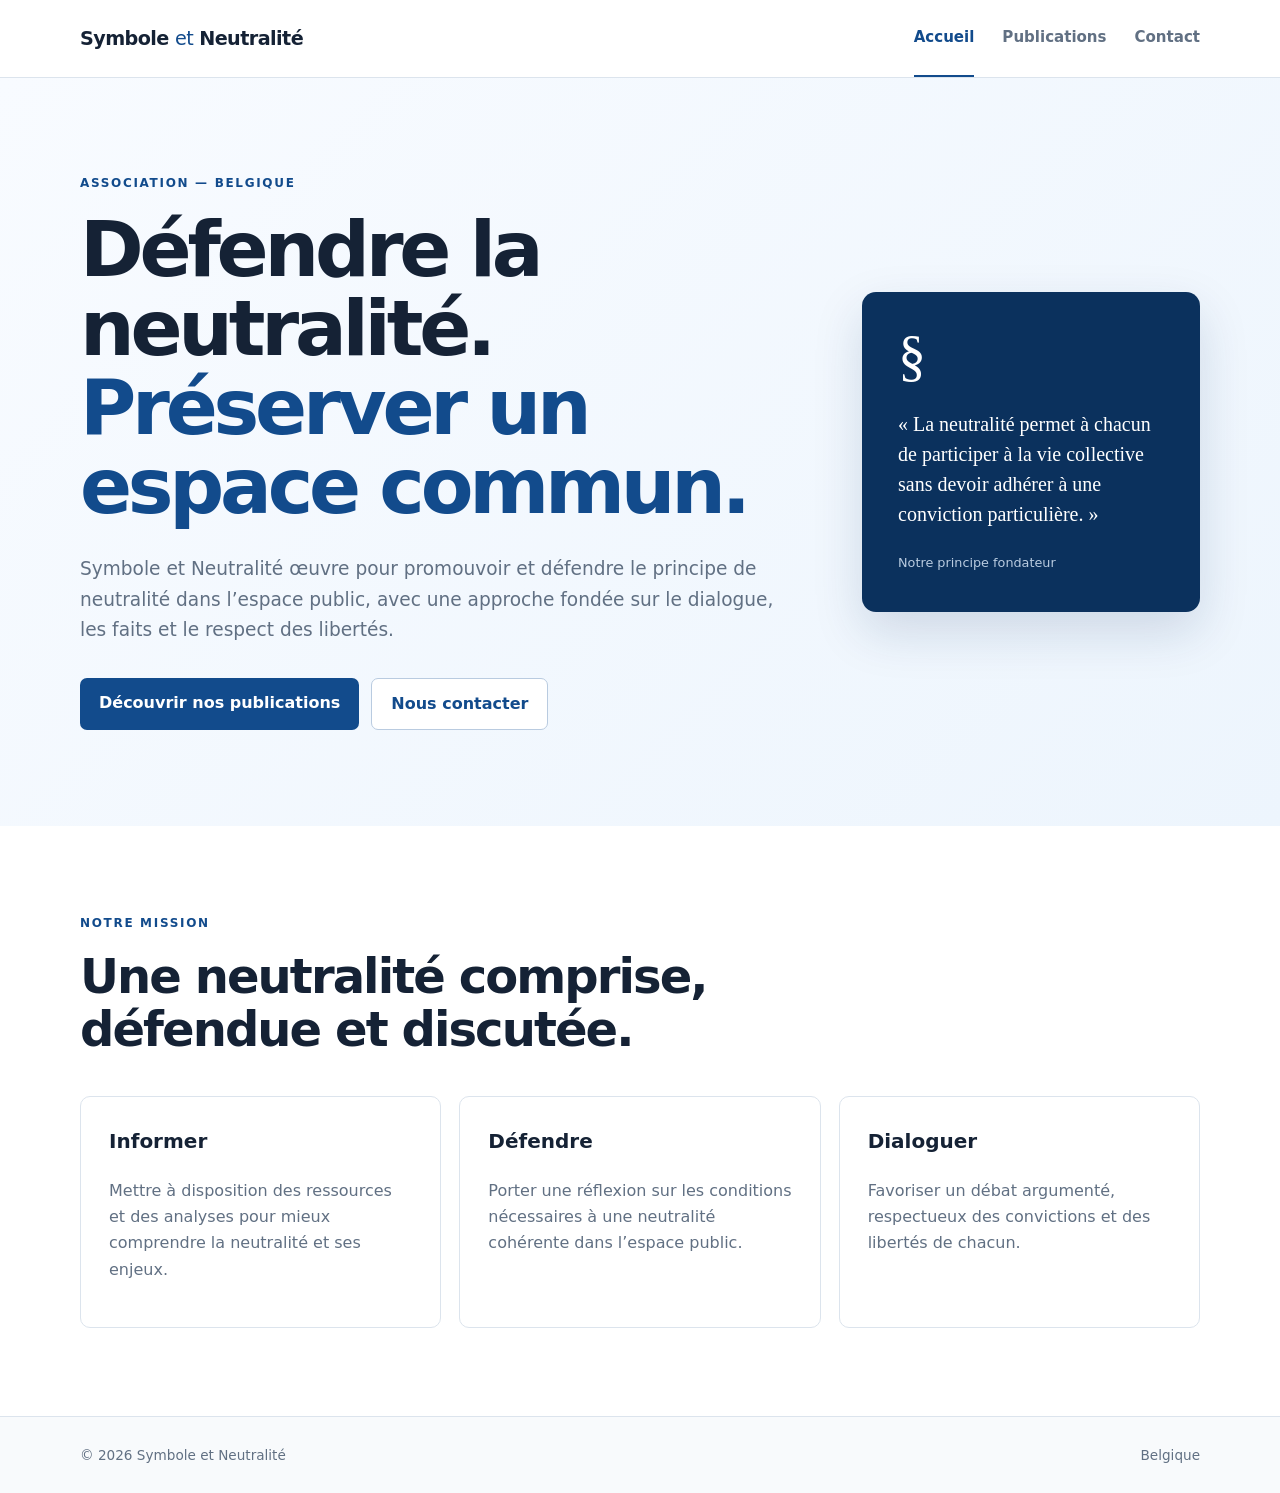
<file: index.html>
<!doctype html><html lang="fr"><head><meta charset="utf-8"><meta name="viewport" content="width=device-width, initial-scale=1"><meta name="description" content="Symbôle et Neutralité — association dédiée à la défense de la neutralité en Belgique."><title>Symbole et Neutralité — Défendre la neutralité</title><link rel="stylesheet" href="style.css"></head><body>
<header class="site-header"><div class="container nav"><a class="brand" href="index.html">Symbole <span>et</span> Neutralité</a><nav aria-label="Navigation principale"><a class="active" href="index.html">Accueil</a><a href="publications.html">Publications</a><a href="contact.html">Contact</a></nav></div></header>
<main><section class="hero"><div class="container hero-grid"><div><p class="eyebrow">Association — Belgique</p><h1>Défendre la neutralité.<br><span>Préserver un espace commun.</span></h1><p class="lead">Symbole et Neutralité œuvre pour promouvoir et défendre le principe de neutralité dans l’espace public, avec une approche fondée sur le dialogue, les faits et le respect des libertés.</p><div class="actions"><a class="button" href="publications.html">Découvrir nos publications</a><a class="button secondary" href="contact.html">Nous contacter</a></div></div><div class="principle-card"><div class="symbol">§</div><p>« La neutralité permet à chacun de participer à la vie collective sans devoir adhérer à une conviction particulière. »</p><span>Notre principe fondateur</span></div></div></section>
<section class="section"><div class="container"><p class="eyebrow">Notre mission</p><h2>Une neutralité comprise, défendue et discutée.</h2><div class="cards"><article><h3>Informer</h3><p>Mettre à disposition des ressources et des analyses pour mieux comprendre la neutralité et ses enjeux.</p></article><article><h3>Défendre</h3><p>Porter une réflexion sur les conditions nécessaires à une neutralité cohérente dans l’espace public.</p></article><article><h3>Dialoguer</h3><p>Favoriser un débat argumenté, respectueux des convictions et des libertés de chacun.</p></article></div></div></section></main>
<footer><div class="container footer-inner"><span>© 2026 Symbole et Neutralité</span><span>Belgique</span></div></footer></body></html>
</file>
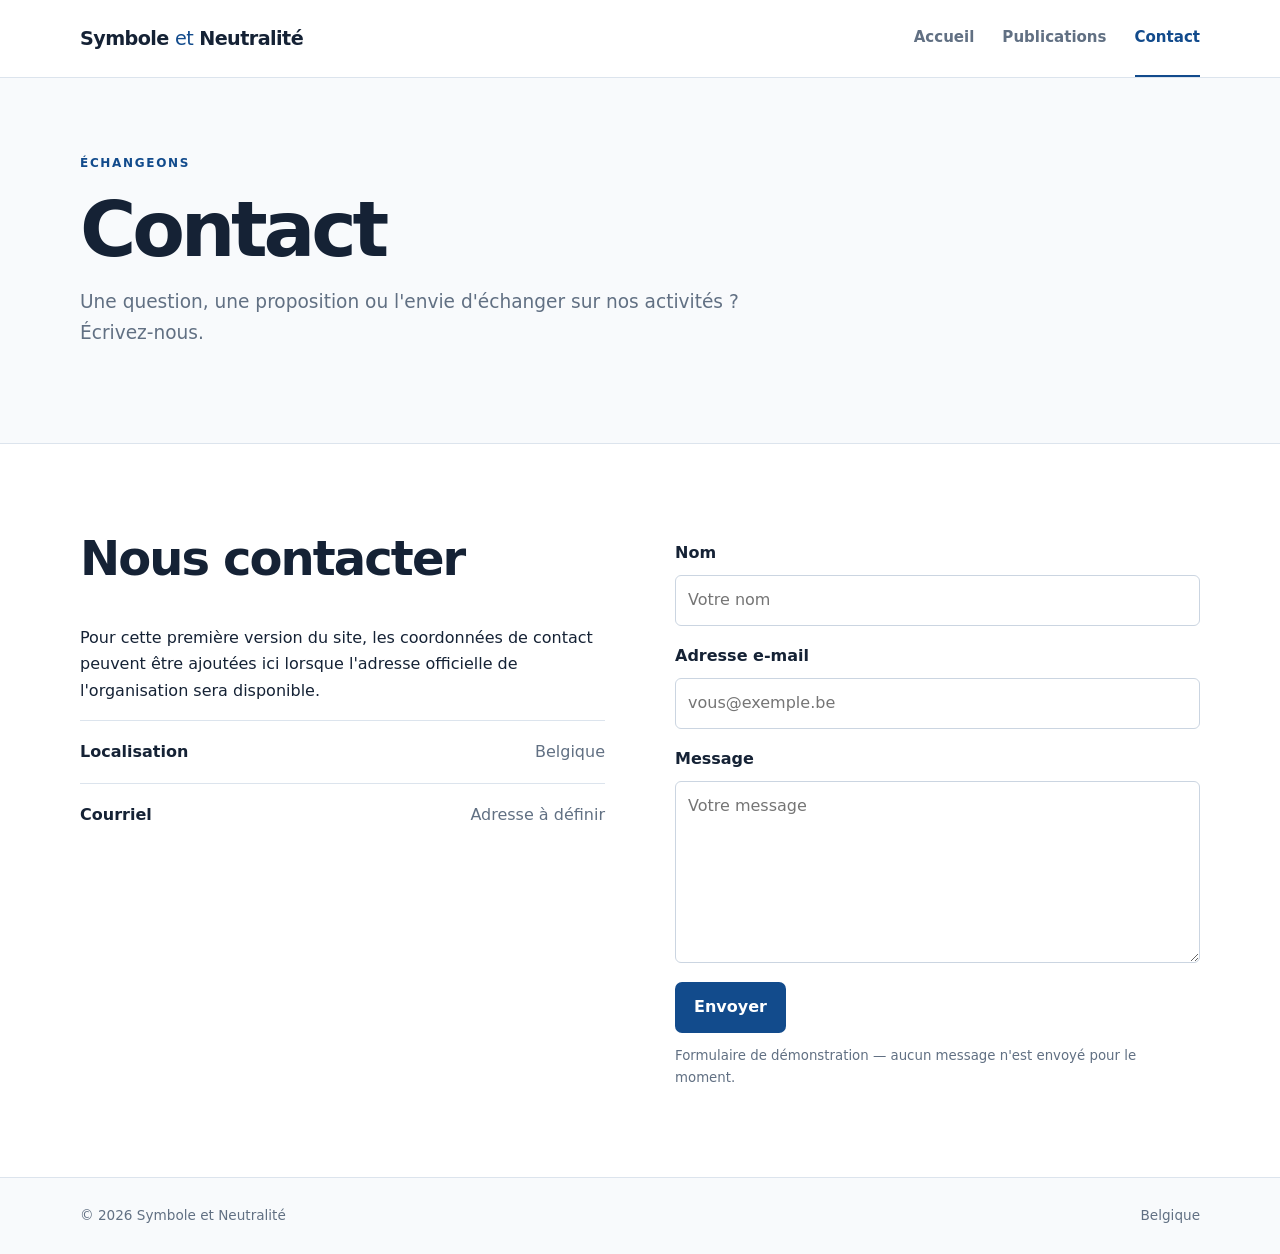
<file: contact.html>
<!doctype html><html lang="fr"><head><meta charset="utf-8"><meta name="viewport" content="width=device-width, initial-scale=1"><meta name="description" content="Contacter Symbole et Neutralité."><title>Contact — Symbole et Neutralité</title><link rel="stylesheet" href="style.css"></head><body>
<header class="site-header"><div class="container nav"><a class="brand" href="index.html">Symbole <span>et</span> Neutralité</a><nav aria-label="Navigation principale"><a href="index.html">Accueil</a><a href="publications.html">Publications</a><a class="active" href="contact.html">Contact</a></nav></div></header>
<main><section class="page-hero"><div class="container"><p class="eyebrow">Échangeons</p><h1>Contact</h1><p class="lead">Une question, une proposition ou l'envie d'échanger sur nos activités ? Écrivez-nous.</p></div></section><section class="section"><div class="container contact-grid"><div><h2>Nous contacter</h2><p>Pour cette première version du site, les coordonnées de contact peuvent être ajoutées ici lorsque l'adresse officielle de l'organisation sera disponible.</p><div class="contact-item"><strong>Localisation</strong><span>Belgique</span></div><div class="contact-item"><strong>Courriel</strong><span>Adresse à définir</span></div></div><form class="contact-form" action="#" method="post"><label for="name">Nom</label><input id="name" name="name" type="text" autocomplete="name" placeholder="Votre nom"><label for="email">Adresse e-mail</label><input id="email" name="email" type="email" autocomplete="email" placeholder="vous@exemple.be"><label for="message">Message</label><textarea id="message" name="message" rows="6" placeholder="Votre message"></textarea><button class="button" type="submit">Envoyer</button><small>Formulaire de démonstration — aucun message n'est envoyé pour le moment.</small></form></div></section></main>
<footer><div class="container footer-inner"><span>© 2026 Symbole et Neutralité</span><span>Belgique</span></div></footer></body></html>
</file>
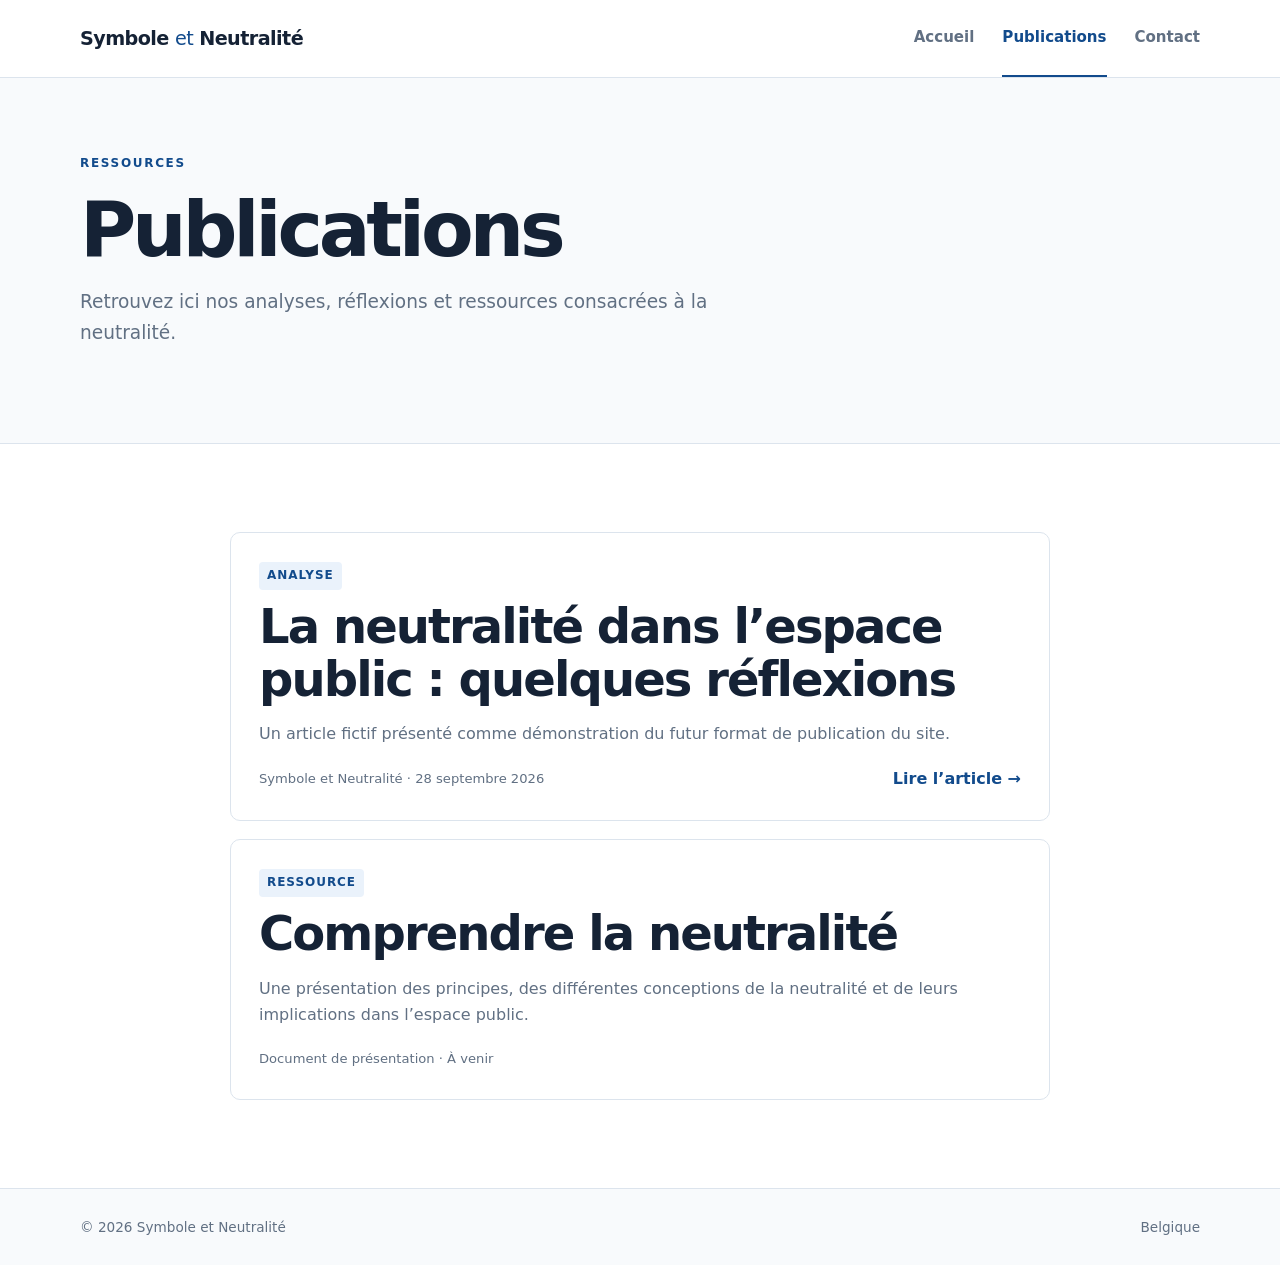
<file: publications.html>
<!doctype html>
<html lang="fr">
<head>
  <meta charset="utf-8">
  <meta name="viewport" content="width=device-width, initial-scale=1">
  <meta name="description" content="Publications de Symbole et Neutralité.">
  <title>Publications — Symbole et Neutralité</title>
  <link rel="stylesheet" href="style.css">
</head>
<body>
<header class="site-header">
  <div class="container nav">
    <a class="brand" href="index.html">Symbole <span>et</span> Neutralité</a>
    <nav aria-label="Navigation principale">
      <a href="index.html">Accueil</a>
      <a class="active" href="publications.html">Publications</a>
      <a href="contact.html">Contact</a>
    </nav>
  </div>
</header>

<main>
  <section class="page-hero">
    <div class="container">
      <p class="eyebrow">Ressources</p>
      <h1>Publications</h1>
      <p class="lead">Retrouvez ici nos analyses, réflexions et ressources consacrées à la neutralité.</p>
    </div>
  </section>

  <section class="section">
    <div class="container publication-list">
      <article class="publication">
        <span class="tag">Analyse</span>
        <h2><a class="publication-link" href="publications/article-1.html">La neutralité dans l’espace public : quelques réflexions</a></h2>
        <p>Un article fictif présenté comme démonstration du futur format de publication du site.</p>
        <div class="publication-footer">
          <span class="meta">Symbole et Neutralité · 28 septembre 2026</span>
          <a class="read-more" href="publications/article-1.html">Lire l’article →</a>
        </div>
      </article>

      <article class="publication">
        <span class="tag">Ressource</span>
        <h2>Comprendre la neutralité</h2>
        <p>Une présentation des principes, des différentes conceptions de la neutralité et de leurs implications dans l’espace public.</p>
        <span class="meta">Document de présentation · À venir</span>
      </article>
    </div>
  </section>
</main>

<footer>
  <div class="container footer-inner">
    <span>© 2026 Symbole et Neutralité</span>
    <span>Belgique</span>
  </div>
</footer>
<!-- GitHub Pages deployment trigger -->
</body>
</html>
</file>
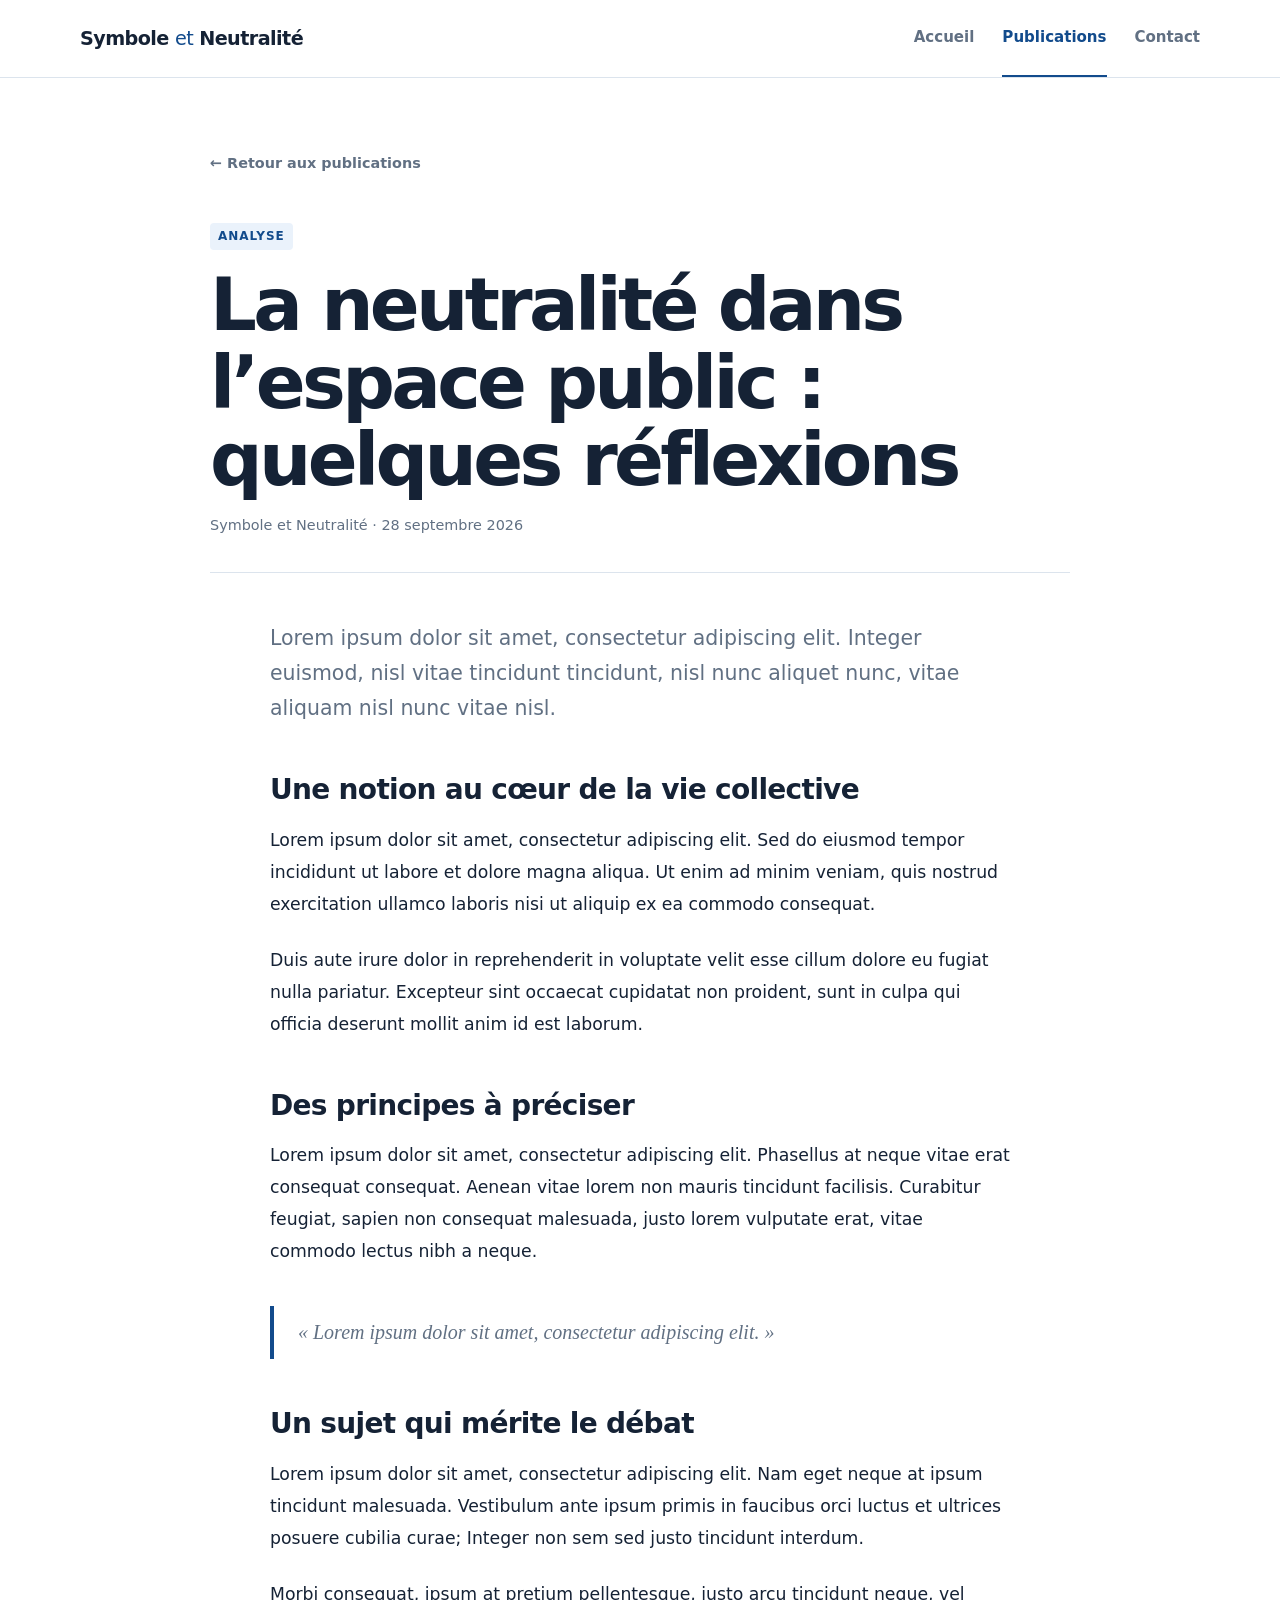
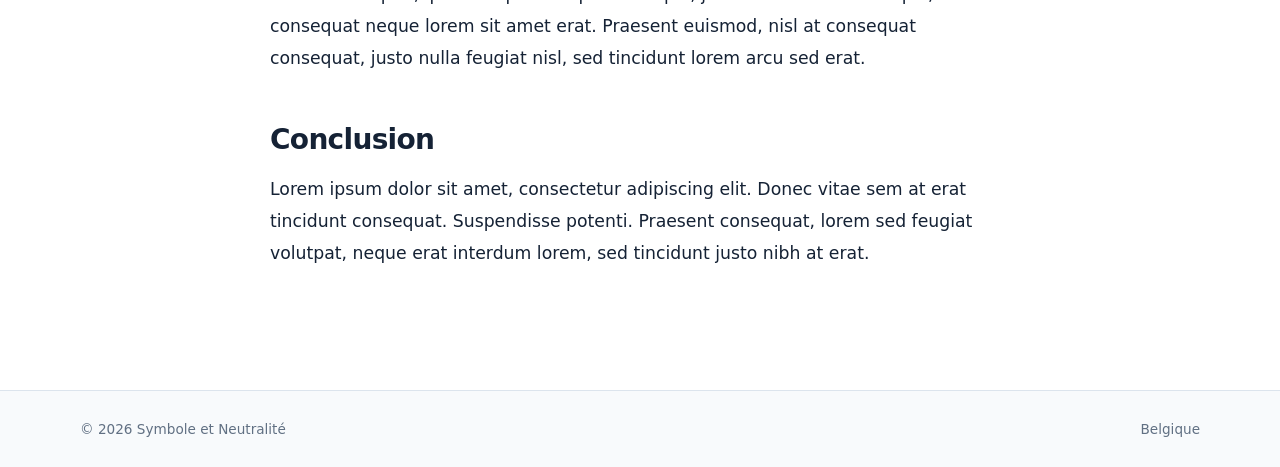
<file: publications/article-1.html>
<!doctype html>
<html lang="fr">
<head>
  <meta charset="utf-8">
  <meta name="viewport" content="width=device-width, initial-scale=1">
  <meta name="description" content="Article de démonstration — Symbole et Neutralité.">
  <title>La neutralité dans l’espace public — Symbole et Neutralité</title>
  <link rel="stylesheet" href="../style.css">
</head>
<body>
<header class="site-header">
  <div class="container nav">
    <a class="brand" href="../index.html">Symbole <span>et</span> Neutralité</a>
    <nav aria-label="Navigation principale">
      <a href="../index.html">Accueil</a>
      <a class="active" href="../publications.html">Publications</a>
      <a href="../contact.html">Contact</a>
    </nav>
  </div>
</header>

<main>
  <article class="article-page">
    <div class="container article-container">
      <a class="back-link" href="../publications.html">← Retour aux publications</a>

      <header class="article-header">
        <span class="tag">Analyse</span>
        <h1>La neutralité dans l’espace public : quelques réflexions</h1>
        <p class="article-meta">Symbole et Neutralité · 28 septembre 2026</p>
      </header>

      <div class="article-content">
        <p class="article-intro">Lorem ipsum dolor sit amet, consectetur adipiscing elit. Integer euismod, nisl vitae tincidunt tincidunt, nisl nunc aliquet nunc, vitae aliquam nisl nunc vitae nisl.</p>

        <h2>Une notion au cœur de la vie collective</h2>
        <p>Lorem ipsum dolor sit amet, consectetur adipiscing elit. Sed do eiusmod tempor incididunt ut labore et dolore magna aliqua. Ut enim ad minim veniam, quis nostrud exercitation ullamco laboris nisi ut aliquip ex ea commodo consequat.</p>
        <p>Duis aute irure dolor in reprehenderit in voluptate velit esse cillum dolore eu fugiat nulla pariatur. Excepteur sint occaecat cupidatat non proident, sunt in culpa qui officia deserunt mollit anim id est laborum.</p>

        <h2>Des principes à préciser</h2>
        <p>Lorem ipsum dolor sit amet, consectetur adipiscing elit. Phasellus at neque vitae erat consequat consequat. Aenean vitae lorem non mauris tincidunt facilisis. Curabitur feugiat, sapien non consequat malesuada, justo lorem vulputate erat, vitae commodo lectus nibh a neque.</p>

        <blockquote>« Lorem ipsum dolor sit amet, consectetur adipiscing elit. »</blockquote>

        <h2>Un sujet qui mérite le débat</h2>
        <p>Lorem ipsum dolor sit amet, consectetur adipiscing elit. Nam eget neque at ipsum tincidunt malesuada. Vestibulum ante ipsum primis in faucibus orci luctus et ultrices posuere cubilia curae; Integer non sem sed justo tincidunt interdum.</p>
        <p>Morbi consequat, ipsum at pretium pellentesque, justo arcu tincidunt neque, vel consequat neque lorem sit amet erat. Praesent euismod, nisl at consequat consequat, justo nulla feugiat nisl, sed tincidunt lorem arcu sed erat.</p>

        <h2>Conclusion</h2>
        <p>Lorem ipsum dolor sit amet, consectetur adipiscing elit. Donec vitae sem at erat tincidunt consequat. Suspendisse potenti. Praesent consequat, lorem sed feugiat volutpat, neque erat interdum lorem, sed tincidunt justo nibh at erat.</p>
      </div>
    </div>
  </article>
</main>

<footer>
  <div class="container footer-inner">
    <span>© 2026 Symbole et Neutralité</span>
    <span>Belgique</span>
  </div>
</footer>
</body>
</html>
</file>
<file: style.css>
:root{--blue:#124b8c;--blue-dark:#0b315d;--blue-soft:#eaf2fb;--ink:#152235;--muted:#617083;--line:#dce4ed;--paper:#f8fafc}*{box-sizing:border-box}html{scroll-behavior:smooth}body{margin:0;color:var(--ink);font-family:Inter,ui-sans-serif,system-ui,-apple-system,BlinkMacSystemFont,"Segoe UI",sans-serif;line-height:1.65;background:#fff}a{color:inherit}.container{width:min(1120px,calc(100% - 40px));margin:auto}.site-header{border-bottom:1px solid var(--line);background:rgba(255,255,255,.96);position:sticky;top:0;z-index:10}.nav{min-height:76px;display:flex;align-items:center;justify-content:space-between;gap:30px}.brand{text-decoration:none;font-weight:800;letter-spacing:-.03em;font-size:1.2rem}.brand span{color:var(--blue);font-weight:500}nav{display:flex;gap:28px}nav a{text-decoration:none;color:var(--muted);font-weight:600;font-size:.94rem;padding:25px 0;border-bottom:2px solid transparent}nav a:hover,nav a.active{color:var(--blue);border-bottom-color:var(--blue)}.hero{background:linear-gradient(135deg,#f8fbff 0%,#edf5fd 100%);padding:96px 0}.hero-grid{display:grid;grid-template-columns:1.35fr .65fr;gap:80px;align-items:center}.eyebrow{text-transform:uppercase;letter-spacing:.14em;font-size:.75rem;font-weight:800;color:var(--blue);margin:0 0 16px}.hero h1,.page-hero h1{font-size:clamp(2.6rem,6vw,5.2rem);line-height:1.03;letter-spacing:-.055em;margin:0 0 28px}.hero h1 span{color:var(--blue)}.lead{font-size:1.16rem;color:var(--muted);max-width:720px}.actions{display:flex;flex-wrap:wrap;gap:12px;margin-top:32px}.button{display:inline-block;border:0;border-radius:7px;background:var(--blue);color:#fff;text-decoration:none;font:inherit;font-weight:700;padding:12px 19px;cursor:pointer}.button:hover{background:var(--blue-dark)}.button.secondary{background:#fff;color:var(--blue);border:1px solid #b9cbe0}.principle-card{background:var(--blue-dark);color:#fff;border-radius:14px;padding:36px;box-shadow:0 20px 50px rgba(11,49,93,.15)}.symbol{font-size:3.5rem;font-family:Georgia,serif;line-height:1;margin-bottom:25px}.principle-card p{font-family:Georgia,serif;font-size:1.25rem;line-height:1.5}.principle-card span{font-size:.8rem;color:#b9cbe0}.section{padding:88px 0}.section h2{font-size:clamp(2rem,4vw,3rem);line-height:1.1;letter-spacing:-.04em;max-width:700px;margin:0 0 40px}.cards{display:grid;grid-template-columns:repeat(3,1fr);gap:18px}.cards article,.publication{border:1px solid var(--line);border-radius:10px;padding:28px;background:#fff}.cards h3{margin-top:0;font-size:1.25rem}.cards p,.publication p{color:var(--muted)}.page-hero{padding:76px 0;background:var(--paper);border-bottom:1px solid var(--line)}.page-hero h1{font-size:clamp(2.8rem,6vw,4.8rem);margin-bottom:16px}.publication-list{display:grid;gap:18px;max-width:820px}.publication h2{margin:10px 0 8px}.tag{display:inline-block;background:var(--blue-soft);color:var(--blue);font-size:.75rem;font-weight:800;text-transform:uppercase;letter-spacing:.08em;padding:4px 8px;border-radius:4px}.meta{font-size:.82rem;color:var(--muted)}.contact-grid{display:grid;grid-template-columns:1fr 1fr;gap:70px}.contact-item{border-top:1px solid var(--line);padding:18px 0;display:flex;justify-content:space-between}.contact-item span{color:var(--muted)}.contact-form{display:flex;flex-direction:column;gap:9px}.contact-form label{font-weight:700;margin-top:8px}.contact-form input,.contact-form textarea{font:inherit;border:1px solid #cbd5e1;border-radius:6px;padding:11px 12px;background:#fff}.contact-form textarea{resize:vertical}.contact-form small{color:var(--muted);margin-top:3px}.contact-form .button{align-self:flex-start;margin-top:10px}footer{border-top:1px solid var(--line);background:var(--paper);color:var(--muted);font-size:.85rem}.footer-inner{min-height:76px;display:flex;align-items:center;justify-content:space-between}@media(max-width:800px){.nav{align-items:flex-start;padding:16px 0;flex-direction:column}.nav nav{width:100%;justify-content:space-between;gap:12px}.nav nav a{padding:4px 0}.hero{padding:64px 0}.hero-grid,.contact-grid{grid-template-columns:1fr;gap:40px}.cards{grid-template-columns:1fr}.section{padding:64px 0}}@media(max-width:480px){.container{width:min(100% - 28px,1120px)}.hero h1,.page-hero h1{font-size:2.7rem}.actions{flex-direction:column}.actions .button{width:100%;text-align:center}.footer-inner{flex-direction:column;justify-content:center;gap:2px;padding:16px 0}}
/* Publication articles */
.publication h2 a{color:inherit;text-decoration:none}
.publication-link:hover{color:var(--blue)}
.publication-footer{display:flex;align-items:center;justify-content:space-between;gap:20px;margin-top:18px}
.read-more{color:var(--blue);font-weight:700;text-decoration:none;white-space:nowrap}
.read-more:hover{text-decoration:underline}
.article-page{padding:72px 0 96px}
.article-container{max-width:860px}
.back-link{display:inline-block;color:var(--muted);font-size:.9rem;font-weight:600;text-decoration:none;margin-bottom:46px}
.back-link:hover{color:var(--blue)}
.article-header{border-bottom:1px solid var(--line);padding-bottom:34px;margin-bottom:48px}
.article-header h1{font-size:clamp(2.5rem,6vw,4.6rem);line-height:1.05;letter-spacing:-.05em;margin:16px 0}
.article-meta{color:var(--muted);font-size:.9rem;margin:0}
.article-content{max-width:740px;margin:0 auto}
.article-content p{font-size:1.08rem;line-height:1.85;margin:0 0 24px}
.article-content h2{font-size:1.75rem;line-height:1.2;letter-spacing:-.025em;margin:48px 0 18px}
.article-intro{font-size:1.28rem!important;line-height:1.7!important;color:var(--muted);font-weight:500}
.article-content blockquote{border-left:4px solid var(--blue);margin:38px 0;padding:10px 0 10px 24px;color:var(--muted);font-family:Georgia,serif;font-size:1.25rem;font-style:italic}
@media(max-width:600px){.publication-footer{align-items:flex-start;flex-direction:column;gap:8px}.article-page{padding:48px 0 70px}.article-header{margin-bottom:36px}.article-content h2{margin-top:38px}}
</file>
